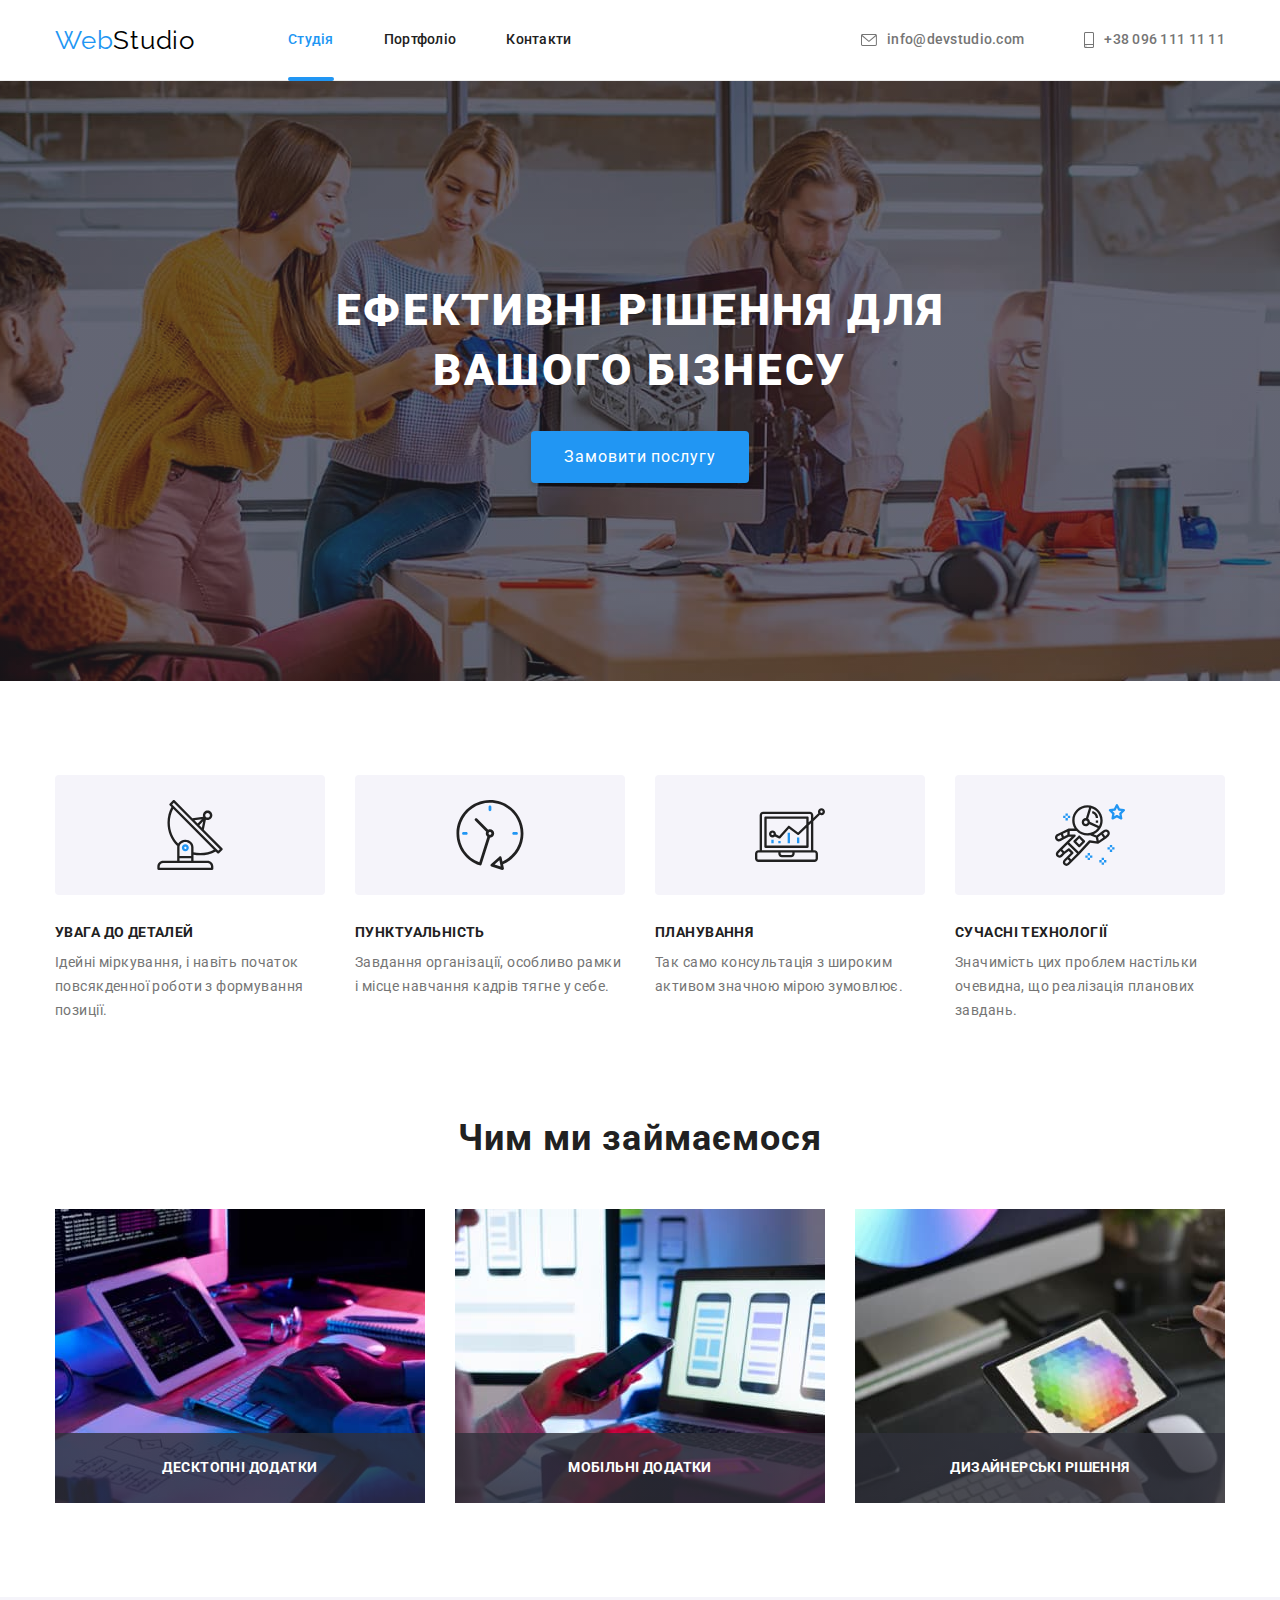
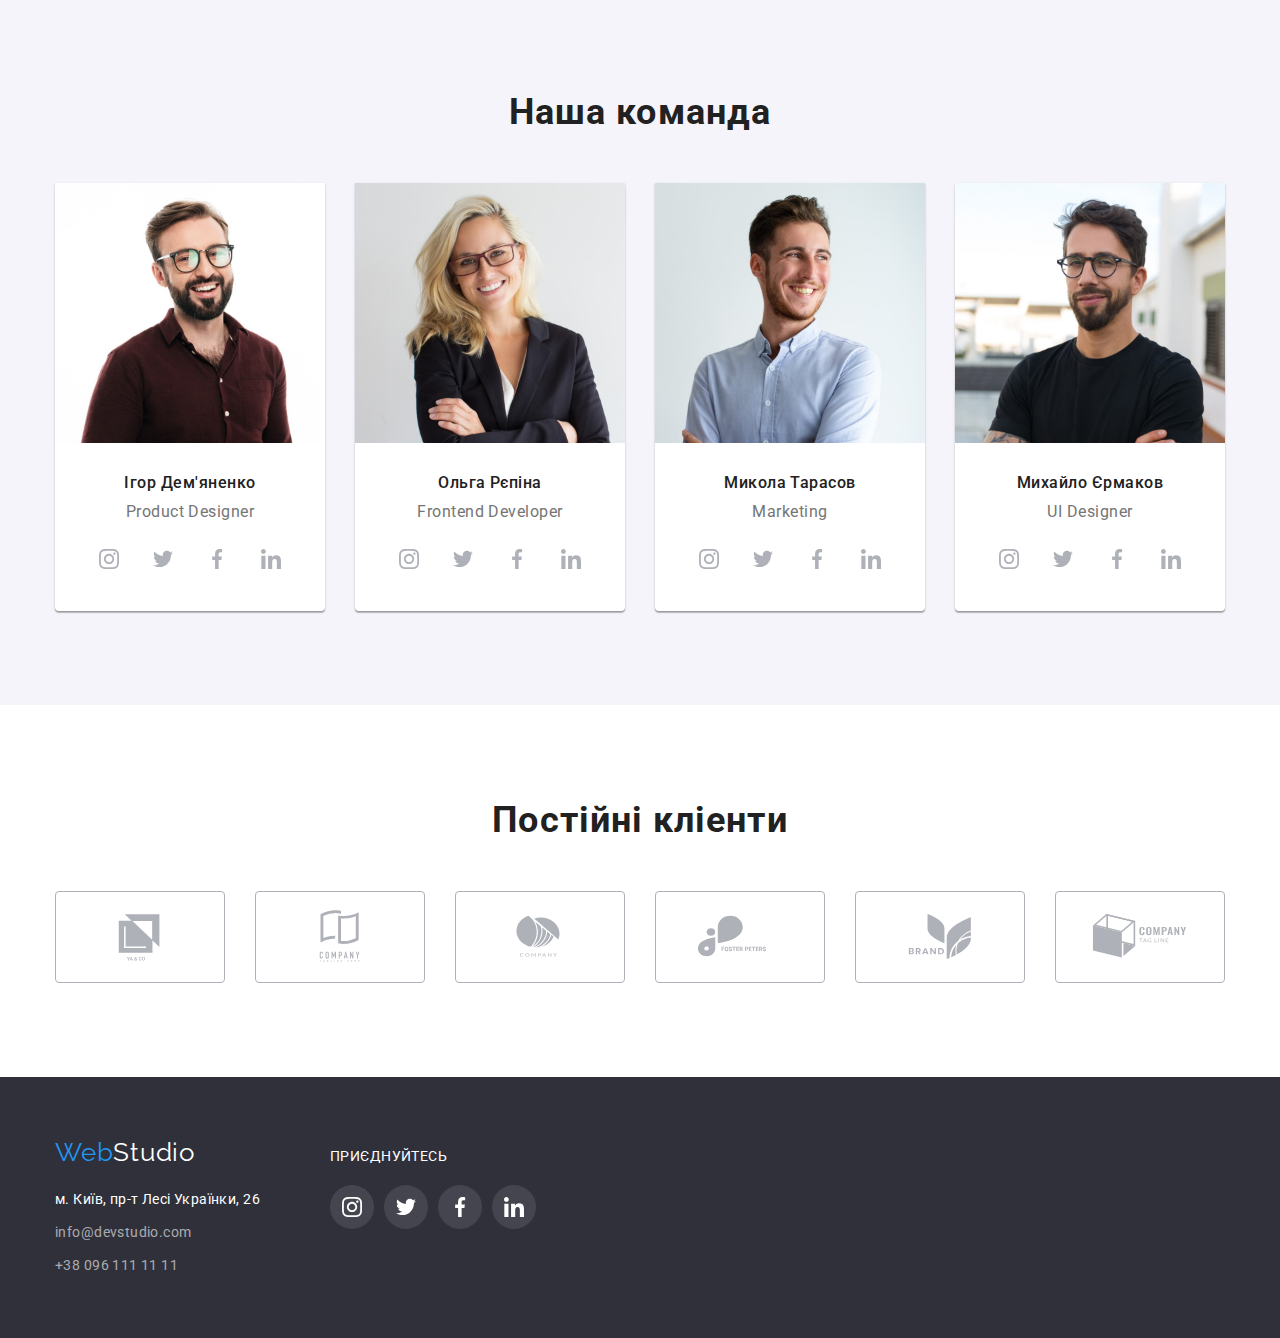
<file: index.html>
<!DOCTYPE html>
<html lang="uk">
  <head>
    <meta charset="UTF-8" />
    <meta http-equiv="X-UA-Compatible" content="IE=edge" />
    <meta name="viewport" content="width=device-width, initial-scale=1.0" />
    <title>Студія</title>
    <link rel="preconnect" href="https://fonts.googleapis.com" />
    <link rel="preconnect" href="https://fonts.gstatic.com" crossorigin />
    <link
      href="https://fonts.googleapis.com/css2?family=Raleway:wght@700&family=Roboto:wght@400;500;700;900&display=swap"
      rel="stylesheet"
    />
    <link
      rel="stylesheet"
      href="https://cdnjs.cloudflare.com/ajax/libs/modern-normalize/1.0.0/modern-normalize.min.css"
    />
    <link rel="stylesheet" href="./css/style.css" />
  </head>
  <body>
    <!--Верхня лінія-->
    <header class="header">
      <div class="container main-nav">
        <nav class="nav">
          <a class="logo" href="./index.html">Web<span class="logo-dark">Studio</span></a>
          <ul class="site-nav list">
            <li class="item"><a href="./index.html" class="link current link-current">Студія</a></li>
            <li class="item"><a href="./portfolio.html" class="link">Портфоліо</a></li>
            <li class="item"><a href="" class="link">Контакти</a></li>
          </ul>
        </nav>
        <ul class="contact list">
            <li class="item">
              <a href="mailto:info@devstudio.com" class="contact-link contact-mailto">
                <svg class="icon-contact" width="16" height="12">
                  <use href="./images/symbol-defs1.svg#icon-envelope"></use></svg>
                info@devstudio.com</a>
            </li>
            <li class="item">
              <a href="tel:+380961111111" class="contact-link contact-phone">
                <svg class="icon-contact" width="10" height="16">
                  <use href="./images/symbol-defs1.svg#icon-smartphone"></use></svg>
                +38 096 111 11 11</a>
            </li>
          </ul>
      </div>
    </header>

    <main>
      <!--Шапка-->
      <section class="hero overlay">
        <div class="container">
          <h1 class="hero-title">Ефективні рішення для вашого бізнесу</h1>
          <button data-modal-open type="button" class="btn">Замовити послугу</button>
        </div>
      </section>
      <!--Особливості-->
      <section class="section">
        <div class="container">
          <h2 class="section-title visually-hidden">Особливості</h2>
          <ul class="features list">
            <li class="features-item">
              <div class="features-icon">
                <svg width="70" height="70">
                  <use href="./images/symbol-defs1.svg#icon-antenna-1"></use>
                </svg>
              </div>
              <h3 class="subtitle">Увага до деталей</h3>
              <p>Ідейні міркування, і навіть початок повсякденної роботи з формування позиції.</p>
            </li>
            <li class="features-item icon-clock">
              <div class="features-icon">
                <svg width="70" height="70">
                  <use href="./images/symbol-defs1.svg#icon-clock-1"></use>
                </svg>
              </div>
              <h3 class="subtitle">Пунктуальність</h3>
              <p>Завдання організації, особливо рамки і місце навчання кадрів тягне у себе.</p>
            </li>
            <li class="features-item icon-diagram">
              <div class="features-icon">
                <svg width="70" height="70">
                  <use href="./images/symbol-defs1.svg#icon-diagram-1"></use>
                </svg>
              </div>
              <h3 class="subtitle">Планування</h3>
              <p>Так само консультація з широким активом значною мірою зумовлює.</p>
            </li>
            <li class="features-item icon-astronaut">
              <div class="features-icon">
                <svg width="70" height="70">
                  <use href="./images/symbol-defs1.svg#icon-astronaut-1"></use>
                </svg>
              </div>
              <h3 class="subtitle">Сучасні технології</h3>
              <p>Значимість цих проблем настільки очевидна, що реалізація планових завдань.</p>
            </li>
          </ul>
        </div>
      </section>
      <!--Чим ми займаємося-->
      <section class="section thumbs-section">
        <div class="container">
          <h2 class="section-title">Чим ми займаємося</h2>
          <ul class="thumbs list">
            <li class="thumb-item">
              <img src="./images/img1.jpg" alt="програмування" width="370" />
              <div class="thumb-overlay">
                <p class="thumb-text">Десктопні додатки</p>
              </div>
            </li>
            <li class="thumb-item">
              <img src="./images/img2.jpg" alt="створення макету сайта" width="370" />
              <div class="thumb-overlay">
                <p class="thumb-text">Мобільні додатки</p>
              </div>
            </li>
            <li class="thumb-item">
              <img src="./images/img3.jpg" alt="планшет з кольорами" width="370" />
              <div class="thumb-overlay">
                <p class="thumb-text">Дизайнерські рішення</p>
              </div>
            </li>
          </ul>
        </div>
      </section>
      <!--Наша команда-->
      <section class="teams section">
        <div class="container">
          <h2 class="section-title">Наша команда</h2>
          <ul class="members list">
            <li class="avatar">
              <img src="./images/imgcard1.jpg" alt="фото Ігор Дем'яненко" width="270" />
              <div class="member-img">
                <h3 class="member">Ігор Дем'яненко</h3>
                <p class="member-text">Product Designer</p>
                <ul class="social list">
                  <li class="social-item">
                    <a href="#" class="social-link">
                      <svg width="20" height="20">
                        <use href="./images/symbol-defs1.svg#icon-instagram-2"></use>
                      </svg>
                    </a>
                  </li>
                  <li class="social-item">
                    <a href="#" class="social-link">
                      <svg width="20" height="20">
                        <use href="./images/symbol-defs1.svg#icon-twitter-1"></use>
                      </svg>
                    </a>
                  </li>
                  <li class="social-item">
                    <a href="#" class="social-link">
                      <svg width="20" height="20">
                        <use href="./images/symbol-defs1.svg#icon-facebook-1"></use>
                      </svg>
                    </a>
                  </li>
                  <li class="social-item">
                    <a href="#" class="social-link">
                      <svg width="20" height="20">
                        <use href="./images/symbol-defs1.svg#icon-linkedin-1"></use>
                      </svg>
                    </a>
                  </li>
                </ul>
              </div>
            </li>
            <li class="avatar">
              <img src="./images/imgcard2.jpg" alt="фото Ольга Рєпіна" width="270" />
              <div class="member-img">
                <h3 class="member">Ольга Рєпіна</h3>
                <p class="member-text">Frontend Developer</p>
                <ul class="social list">
                  <li class="social-item">
                    <a href="#" class="social-link">
                      <svg width="20" height="20">
                        <use href="./images/symbol-defs1.svg#icon-instagram-2"></use>
                      </svg>
                    </a>
                  </li>
                  <li class="social-item">
                    <a href="#" class="social-link">
                      <svg width="20" height="20">
                        <use href="./images/symbol-defs1.svg#icon-twitter-1"></use>
                      </svg>
                    </a>
                  </li>
                  <li class="social-item">
                    <a href="#" class="social-link">
                      <svg width="20" height="20">
                        <use href="./images/symbol-defs1.svg#icon-facebook-1"></use>
                      </svg>
                    </a>
                  </li>
                  <li class="social-item">
                    <a href="#" class="social-link">
                      <svg width="20" height="20">
                        <use href="./images/symbol-defs1.svg#icon-linkedin-1"></use>
                      </svg>
                    </a>
                  </li>
                </ul>
              </div>
            </li>
            <li class="avatar">
              <img src="./images/imgcard3.jpg" alt="фото Микола Тарасов" width="270" />
              <div class="member-img">
                <h3 class="member">Микола Тарасов</h3>
                <p class="member-text">Marketing</p>
                <ul class="social list">
                  <li class="social-item">
                    <a href="#" class="social-link">
                      <svg width="20" height="20">
                        <use href="./images/symbol-defs1.svg#icon-instagram-2"></use>
                      </svg>
                    </a>
                  </li>
                  <li class="social-item">
                    <a href="#" class="social-link">
                      <svg width="20" height="20">
                        <use href="./images/symbol-defs1.svg#icon-twitter-1"></use>
                      </svg>
                    </a>
                  </li>
                  <li class="social-item">
                    <a href="#" class="social-link">
                      <svg width="20" height="20">
                        <use href="./images/symbol-defs1.svg#icon-facebook-1"></use>
                      </svg>
                    </a>
                  </li>
                  <li class="social-item">
                    <a href="#" class="social-link">
                      <svg width="20" height="20">
                        <use href="./images/symbol-defs1.svg#icon-linkedin-1"></use>
                      </svg>
                    </a>
                  </li>
                </ul>
              </div>
            </li>
            <li class="avatar">
              <img src="./images/imgcard4.jpg" alt="фото Михайло Єрмаков" width="270" />
              <div class="member-img">
                <h3 class="member">Михайло Єрмаков</h3>
                <p class="member-text">UI Designer</p>
                <ul class="social list">
                  <li class="social-item">
                    <a href="#" class="social-link">
                      <svg width="20" height="20">
                        <use href="./images/symbol-defs1.svg#icon-instagram-2"></use>
                      </svg>
                    </a>
                  </li>
                  <li class="social-item">
                    <a href="#" class="social-link">
                      <svg width="20" height="20">
                        <use href="./images/symbol-defs1.svg#icon-twitter-1"></use>
                      </svg>
                    </a>
                  </li>
                  <li class="social-item">
                    <a href="#" class="social-link">
                      <svg width="20" height="20">
                        <use href="./images/symbol-defs1.svg#icon-facebook-1"></use>
                      </svg>
                    </a>
                  </li>
                  <li class="social-item">
                    <a href="#" class="social-link">
                      <svg width="20" height="20">
                        <use href="./images/symbol-defs1.svg#icon-linkedin-1"></use>
                      </svg>
                    </a>
                  </li>
                </ul>
              </div>
            </li>
          </ul>
        </div>
      </section>
      <!-- Постійні клієнти -->
      <section class="section">
        <div class="container">
          <h2 class="section-title">Постійні кліенти</h2>
          <ul class="clients list">
            <li class="client-item">
              <a href="#" class="client-link">
                <svg width="106" height="60">
                  <use href="./images/symbol-defs1.svg#icon-Client-1"></use>
                </svg>
              </a>
            </li>
            <li class="client-item">
              <a href="#" class="client-link">
                <svg width="106" height="60">
                  <use href="./images/symbol-defs1.svg#icon-Client-2"></use>
                </svg>
              </a>
            </li>
            <li class="client-item">
              <a href="#" class="client-link">
                <svg width="106" height="60">
                  <use href="./images/symbol-defs1.svg#icon-Client-3"></use>
                </svg>
              </a>
            </li>
            <li class="client-item">
              <a href="#" class="client-link">
                <svg width="106" height="60">
                  <use href="./images/symbol-defs1.svg#icon-Client-4"></use>
                </svg>
              </a>
            </li>
            <li class="client-item">
              <a href="#" class="client-link">
                <svg width="106" height="60">
                  <use href="./images/symbol-defs1.svg#icon-Client-5"></use>
                </svg>
              </a>
            </li>
            <li class="client-item">
              <a href="#" class="client-link">
                <svg width="106" height="60">
                  <use href="./images/symbol-defs1.svg#icon-Client-6"></use>
                </svg>
              </a>
            </li>
          </ul>
        </div>
      </section>
    </main>
    <footer class="address">
      <div class="container">
        <div class="box-footer">
          <div>
            <a class="logo" href="./index.html">Web<span class="logo-light">Studio</span></a>
            <address class="address-item">
              <ul class="list">
                <li>
                  <a
                    class="map"
                    href="https://goo.gl/maps/CPtrU1FHBa2aNyZL9"
                    target="_blank"
                    rel="noopener noreferrer nofollow"
                    >м. Київ, пр-т Лесі Українки, 26</a
                  >
                </li>
                <li class="mailto">
                  <a href="mailto:info@devstudio.com" class="contact-link">info@devstudio.com</a>
                </li>
                <li><a href="tel:+380961111111" class="contact-link">+38 096 111 11 11</a></li>
              </ul>
            </address>
          </div>
          <div class="box-action">
            <p class="action">Приєднуйтесь</p>
            <ul class="social list">
              <li class="social-item">
                <a href="#" class="social-link action-link">
                  <svg class="social-network" width="20" height="20">
                    <use href="./images/symbol-defs1.svg#icon-instagram-2"></use>
                  </svg>
                </a>
              </li>
              <li class="social-item">
                <a href="#" class="social-link action-link">
                  <svg class="social-network" width="20" height="20">
                    <use href="./images/symbol-defs1.svg#icon-twitter-1"></use>
                  </svg>
                </a>
              </li>
              <li class="social-item">
                <a href="#" class="social-link action-link">
                  <svg class="social-network" width="20" height="20">
                    <use href="./images/symbol-defs1.svg#icon-facebook-1"></use>
                  </svg>
                </a>
              </li>
              <li class="social-item">
                <a href="#" class="social-link action-link">
                  <svg class="social-network" width="20" height="20">
                    <use href="./images/symbol-defs1.svg#icon-linkedin-1"></use>
                  </svg>
                </a>
              </li>
            </ul>
          </div>
        </div>
      </div>
    </footer>
    <div class=" backdrop is-hidden" data-modal>
      <div class="modal">
        <button data-modal-close type="button" class="modal-btn">
          <svg width="18" height="18">
            <use href="./images/symbol-defs1.svg#icon-close-black"></use>
          </svg>
        </button>
      </div>
    </div>
    <script src="./js/modal.js"></script>
  </body>
</html>
</file>
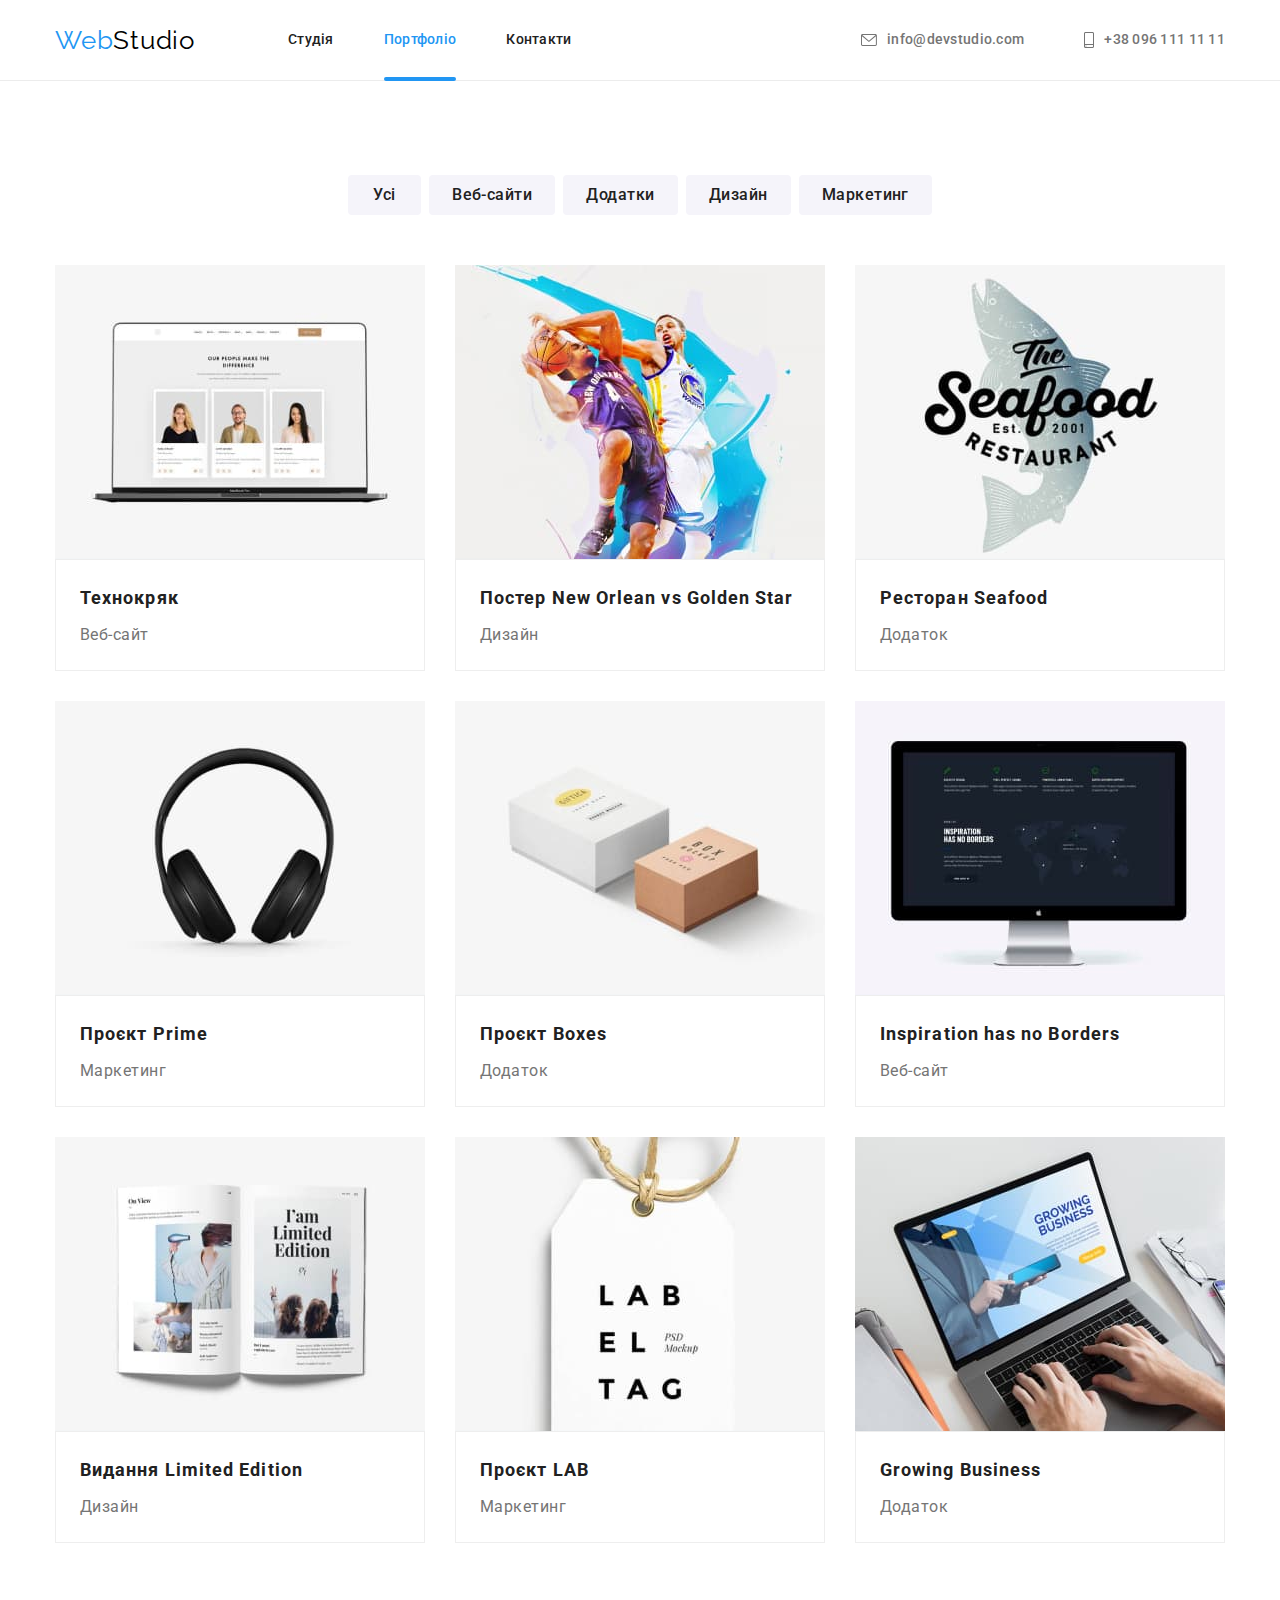
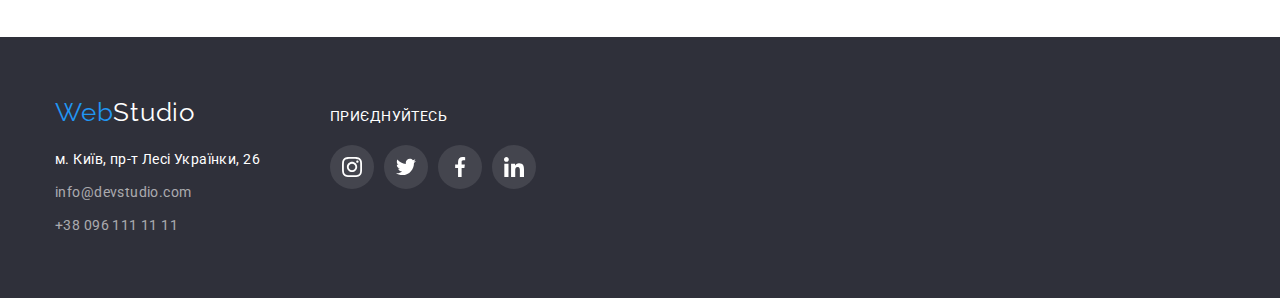
<file: portfolio.html>
<!DOCTYPE html>
<html lang="uk">
  <head>
    <meta charset="UTF-8" />
    <meta http-equiv="X-UA-Compatible" content="IE=edge" />
    <meta name="viewport" content="width=device-width, initial-scale=1.0" />
    <title>Портфоліо</title>
    <link rel="preconnect" href="https://fonts.googleapis.com" />
    <link rel="preconnect" href="https://fonts.gstatic.com" crossorigin />
    <link
      href="https://fonts.googleapis.com/css2?family=Raleway:wght@700&family=Roboto:wght@400;500;700;900&display=swap"
      rel="stylesheet"
    />
    <link
      rel="stylesheet"
      href="https://cdnjs.cloudflare.com/ajax/libs/modern-normalize/1.0.0/modern-normalize.min.css"
    />
    <link rel="stylesheet" href="./css/style.css" />
  </head>
  <body>
    <!--Верхня лінія-->
    <header class="header">
      <div class="container main-nav">
        <nav class="nav">
          <a class="logo" href="./index.html">Web<span class="logo-dark">Studio</span></a>
          <ul class="site-nav list">
            <li class="item"><a href="./index.html" class="link">Студія</a></li>
            <li class="item">
              <a href="./portfolio.html" class="link current link-current">Портфоліо</a>
            </li>
            <li class="item"><a href="" class="link">Контакти</a></li>
          </ul>
        </nav>
        <ul class="contact list">
          <li class="item">
            <a href="mailto:info@devstudio.com" class="contact-link contact-mailto">
              <svg class="icon-contact" width="16" height="12">
                <use href="./images/symbol-defs1.svg#icon-envelope"></use>
              </svg>
              info@devstudio.com</a
            >
          </li>
          <li class="item">
            <a href="tel:+380961111111" class="contact-link contact-phone">
              <svg class="icon-contact" width="10" height="16">
                <use href="./images/symbol-defs1.svg#icon-smartphone"></use>
              </svg>
              +38 096 111 11 11</a
            >
          </li>
        </ul>
      </div>
    </header>
    <main>
      <section class="section">
        <div class="container">
          <h1 class="section-title visually-hidden">Портфоліо</h1>
          <ul class="buttons list">
            <li class="item"><button type="button" class="button">Усі</button></li>
            <li class="item"><button type="button" class="button">Веб-сайти</button></li>
            <li class="item"><button type="button" class="button">Додатки</button></li>
            <li class="item"><button type="button" class="button">Дизайн</button></li>
            <li class="item"><button type="button" class="button">Маркетинг</button></li>
          </ul>
          <ul class="portfolio list">
            <li class="project">
              <a href="#" class="project-link">
                <div class="project-img">
                  <img
                    src="./images/project1.jpg"
                    alt="ноутбук зі сторінкою вебсайту"
                    width="370"
                  />
                  <div class="project-overlay">
                    <p class="project-text">
                      Ресурс пропонує комплексні пропозиції з різним рівнем функціоналу та сервісів.
                      Все це дозволить відвідувачу отримати вичерпні відомості про компанію чи
                      приватну особу.
                    </p>
                  </div>
                </div>
                <div class="project-item">
                  <h2 class="portfolio-title">Технокряк</h2>
                  <p class="portfolio-text">Веб-сайт</p>
                </div>
              </a>
            </li>
            <li class="project">
              <a href="#" class="project-link">
                <div class="project-img">
                  <img src="./images/project2.jpg" alt=" два баскетболіста" width="370" />
                  <div class="project-overlay">
                    <p class="project-text">
                      Ресурс пропонує комплексні пропозиції з різним рівнем функціоналу та сервісів.
                      Все це дозволить відвідувачу отримати вичерпні відомості про компанію чи
                      приватну особу.
                    </p>
                  </div>
                </div>
                <div class="project-item">
                  <h2 class="portfolio-title">Постер New Orlean vs Golden Star</h2>
                  <p class="portfolio-text">Дизайн</p>
                </div>
              </a>
            </li>
            <li class="project">
              <a href="#" class="project-link">
                <div class="project-img">
                  <img
                    src="./images/project3.jpg"
                    alt="логотип ресторану у вигляді риби"
                    width="370"
                  />
                  <div class="project-overlay">
                    <p class="project-text">
                      Ресурс пропонує комплексні пропозиції з різним рівнем функціоналу та сервісів.
                      Все це дозволить відвідувачу отримати вичерпні відомості про компанію чи
                      приватну особу.
                    </p>
                  </div>
                </div>
                <div class="project-item">
                  <h2 class="portfolio-title">Ресторан Seafood</h2>
                  <p class="portfolio-text">Додаток</p>
                </div>
              </a>
            </li>
            <li class="project">
              <a href="#" class="project-link">
                <div class="project-img">
                  <img src="./images/project4.jpg" alt="навушники" width="370" />
                  <div class="project-overlay">
                    <p class="project-text">
                      Ресурс пропонує комплексні пропозиції з різним рівнем функціоналу та сервісів.
                      Все це дозволить відвідувачу отримати вичерпні відомості про компанію чи
                      приватну особу.
                    </p>
                  </div>
                </div>
                <div class="project-item">
                  <h2 class="portfolio-title">Проєкт Prime</h2>
                  <p class="portfolio-text">Маркетинг</p>
                </div>
              </a>
            </li>
            <li class="project">
              <a href="#" class="project-link">
                <div class="project-img">
                  <img src="./images/project5.jpg" alt="дві коробочки" width="370" />
                  <div class="project-overlay">
                    <p class="project-text">
                      Ресурс пропонує комплексні пропозиції з різним рівнем функціоналу та сервісів.
                      Все це дозволить відвідувачу отримати вичерпні відомості про компанію чи
                      приватну особу.
                    </p>
                  </div>
                </div>
                <div class="project-item">
                  <h2 class="portfolio-title">Проєкт Boxes</h2>
                  <p class="portfolio-text">Додаток</p>
                </div>
              </a>
            </li>
            <li class="project">
              <a href="#" class="project-link">
                <div class="project-img">
                  <img src="./images/project6.jpg" alt="монітор" width="370" />
                  <div class="project-overlay">
                    <p class="project-text">
                      Ресурс пропонує комплексні пропозиції з різним рівнем функціоналу та сервісів.
                      Все це дозволить відвідувачу отримати вичерпні відомості про компанію чи
                      приватну особу.
                    </p>
                  </div>
                </div>
                <div class="project-item">
                  <h2 class="portfolio-title">Inspiration has no Borders</h2>
                  <p class="portfolio-text">Веб-сайт</p>
                </div>
              </a>
            </li>
            <li class="project">
              <a href="#" class="project-link">
                <div class="project-img">
                  <img src="./images/project7.jpg" alt="розгорнутий журнал" width="370" />
                  <div class="project-overlay">
                    <p class="project-text">
                      Ресурс пропонує комплексні пропозиції з різним рівнем функціоналу та сервісів.
                      Все це дозволить відвідувачу отримати вичерпні відомості про компанію чи
                      приватну особу.
                    </p>
                  </div>
                </div>
                <div class="project-item">
                  <h2 class="portfolio-title">Видання Limited Edition</h2>
                  <p class="portfolio-text">Дизайн</p>
                </div>
              </a>
            </li>
            <li class="project">
              <a href="#" class="project-link">
                <div class="project-img">
                  <img src="./images/project8.jpg" alt="бірка з логотипом" width="370" />
                  <div class="project-overlay">
                    <p class="project-text">
                      Ресурс пропонує комплексні пропозиції з різним рівнем функціоналу та сервісів.
                      Все це дозволить відвідувачу отримати вичерпні відомості про компанію чи
                      приватну особу.
                    </p>
                  </div>
                </div>
                <div class="project-item">
                  <h2 class="portfolio-title">Проєкт LAB</h2>
                  <p class="portfolio-text">Маркетинг</p>
                </div>
              </a>
            </li>
            <li class="project">
              <a href="#" class="project-link">
                <div class="project-img">
                  <img
                    src="./images/project9.jpg"
                    alt="ноутбук за яким працює людина"
                    width="370"
                  />
                  <div class="project-overlay">
                    <p class="project-text">
                      Ресурс пропонує комплексні пропозиції з різним рівнем функціоналу та сервісів.
                      Все це дозволить відвідувачу отримати вичерпні відомості про компанію чи
                      приватну особу.
                    </p>
                  </div>
                </div>
                <div class="project-item">
                  <h2 class="portfolio-title">Growing Business</h2>
                  <p class="portfolio-text">Додаток</p>
                </div>
              </a>
            </li>
          </ul>
        </div>
      </section>
    </main>
    <footer class="address">
      <div class="container">
        <div class="box-footer">
          <div>
            <a class="logo" href="./index.html">Web<span class="logo-light">Studio</span></a>
            <address class="address-item">
              <ul class="list">
                <li>
                  <a
                    class="map"
                    href="https://goo.gl/maps/CPtrU1FHBa2aNyZL9"
                    target="_blank"
                    rel="noopener noreferrer nofollow"
                    >м. Київ, пр-т Лесі Українки, 26</a
                  >
                </li>
                <li class="mailto">
                  <a href="mailto:info@devstudio.com" class="contact-link">info@devstudio.com</a>
                </li>
                <li><a href="tel:+380961111111" class="contact-link">+38 096 111 11 11</a></li>
              </ul>
            </address>
          </div>
          <div class="box-action">
            <p class="action">Приєднуйтесь</p>
            <ul class="social list">
              <li class="social-item">
                <a href="#" class="social-link action-link">
                  <svg class="social-network" width="20" height="20">
                    <use href="./images/symbol-defs1.svg#icon-instagram-2"></use>
                  </svg>
                </a>
              </li>
              <li class="social-item">
                <a href="#" class="social-link action-link">
                  <svg class="social-network" width="20" height="20">
                    <use href="./images/symbol-defs1.svg#icon-twitter-1"></use>
                  </svg>
                </a>
              </li>
              <li class="social-item">
                <a href="#" class="social-link action-link">
                  <svg class="social-network" width="20" height="20">
                    <use href="./images/symbol-defs1.svg#icon-facebook-1"></use>
                  </svg>
                </a>
              </li>
              <li class="social-item">
                <a href="#" class="social-link action-link">
                  <svg class="social-network" width="20" height="20">
                    <use href="./images/symbol-defs1.svg#icon-linkedin-1"></use>
                  </svg>
                </a>
              </li>
            </ul>
          </div>
        </div>
      </div>
    </footer>
  </body>
</html>
</file>
<file: css/style.css>
/* 
font-family: 'Roboto';
font-weight: 400;500;700;900
color main color #757575
color title h2 #212121
background #FFFFFF
title hero #FFFFFF
team card job #757575
background section teams #F5F4FA
address tel color: rgba(255, 255, 255, 0.6)
logo #000000 #2196F3 #FFFFFF Raleway 700
hover #2196F3 mail #757575 
portfolio #212121 Roboto 500
 */
/* html {
   box-sizing: border-box;
}
*,
*::before,
*::after {
   box-sizing: inherit;
} */
:root {
  --primary-text-color: #757575;
  --title-text-color: #212121;
  --accent-text-color: #2196f3;
  --white-color: #ffffff;
  --section-background: #f5f4fa;
  --btn-hover-color: #188ce8;
  --hero-background: #c4c4c4;
  --logo-dark-color: #000000;
  --hero-background-gradient: rgba(47, 48, 58, 0.4);
  --footer-background: #2f303a;
  --icon-color: #afb1b8;
  --social-link-background: rgba(255, 255, 255, 0.1);
  --header-border-color: #ececec;
  --project-item-border-color: #eeeeee;
  --overlay-project-background: rgba(33, 150, 243, 0.9);
}

body {
  margin: 0;
  background-color: var(--white-color);
  color: var(--primary-text-color);
  font-family: 'Roboto', sans-serif;
  letter-spacing: 0.03em;
}

.list {
  padding: 0;
  margin: 0;
  list-style: none;
}
.container {
  margin-left: auto;
  margin-right: auto;
  width: 1200px;
  padding-left: 15px;
  padding-right: 15px;
}
h1,
h2,
h3,
h4,
h5,
h6,
p {
  margin-top: 0;
  margin-bottom: 0;
}
img {
  display: block;
  max-width: 100%;
  height: auto;
}
/* header */
.header {
  display: block;
  border-bottom: 1px solid var(--header-border-color);
}
.main-nav {
  display: flex;
  align-items: center;
}
.nav {
  display: flex;
  align-items: center;
}
.nav .logo {
  margin-right: 93px;
}
.logo {
  color: var(--accent-text-color);
  font-family: 'Raleway', sans-serif;
  font-size: 26px;
  line-height: 1.19;
  letter-spacing: 0.03em;
  text-decoration: none;
}

.logo-dark {
  color: var(--logo-dark-color);
}

.logo-light {
  color: var(--white-color);
}

/* site-nav */
.site-nav {
  display: flex;
}
.site-nav .item:not(:last-child) {
  margin-right: 50px;
}
.site-nav .link {
  display: block;
  padding-top: 32px;
  padding-bottom: 32px;
  color: var(--title-text-color);
  font-weight: 500;
  font-size: 14px;
  line-height: 1.14;
  letter-spacing: 0.02em;
  text-decoration: none;
  transition: color 250ms cubic-bezier(0.4, 0, 0.2, 1);
}

.site-nav .link:hover,
.site-nav .link:focus {
  color: var(--accent-text-color);
}

.site-nav .link.current {
  color: var(--accent-text-color);
}
.link-current {
  position: relative;
}
.link-current::after {
  position: absolute;
  bottom: -1px;
  left: 0;
  content: '';
  display: inline-block;
  width: 100%;
  height: 4px;
  background-color: var(--accent-text-color);
  border-radius: 2px;
}
.contact {
  display: flex;
  margin-left: auto;
}
.contact .item + .item {
  margin-left: 50px;
}
.contact .item {
  display: flex;
  align-items: center;
}
.contact .contact-link {
  display: flex;
  align-items: center;
  margin-left: 10px;
  padding-top: 32px;
  padding-bottom: 32px;
  color: var(--primary-text-color);
  font-weight: 500;
  font-size: 14px;
  fill: currentColor;
  line-height: 1.14;
  letter-spacing: 0.02em;
  text-decoration: none;
  transition: color 250ms cubic-bezier(0.4, 0, 0.2, 1);
}
.contact-link:hover,
.contact-link:focus {
  color: var(--accent-text-color);
}
.icon-contact {
  margin-right: 10px;
}

/* footer */
.address {
  padding-top: 60px;
  padding-bottom: 60px;
  background-color: var(--footer-background);
}
.address-item {
  margin-top: 20px;
}
.map {
  color: var(--white-color);
  font-style: normal;
  font-size: 14px;
  line-height: 1.71;
  letter-spacing: 0.03em;
  text-decoration: none;
}

.address .contact-link {
  color: rgba(255, 255, 255, 0.6);
  font-style: normal;
  font-size: 14px;
  line-height: 1.71;
  letter-spacing: 0.03em;
  text-decoration: none;
}

.mailto {
  margin: 9px 0;
}
.box-footer {
  display: flex;
  align-items: baseline;
}
.box-action {
  margin-left: 70px;
}
.action {
  margin-bottom: 20px;
  color: var(--white-color);
  font-size: 14px;
  line-height: 1.14;
  letter-spacing: 0.03em;
  text-transform: uppercase;
}
.action-link {
  border-radius: 50%;
  background-color: var(--social-link-background);
}
.social-network {
  fill: var(--white-color);
}

/* hero */
.hero {
  padding: 200px 0;
  background-color: var(--hero-background);
  text-align: center;
}
.overlay {
  max-width: 1600px;
  height: 600px;
  margin-left: auto;
  margin-right: auto;
  background-image: linear-gradient(
      to right,
      var(--hero-background-gradient),
      var(--hero-background-gradient)
    ),
    url(../images/hero-background.jpg);
  background-position: center;
  background-size: cover;
  background-repeat: no-repeat;
}

.hero-title {
  margin-bottom: 30px;
  color: var(--white-color);
  font-weight: 900;
  font-size: 44px;
  line-height: 1.36;
  letter-spacing: 0.06em;
  text-transform: uppercase;
  width: 700px;
  margin: 0 auto 30px auto;
}

.btn {
  display: inline-block;
  border: 1px solid transparent;
  border-radius: 4px;
  padding: 10px 32px;
  min-width: 216px;
  background-color: var(--accent-text-color);
  color: var(--white-color);
  box-shadow: 0px 4px 4px rgba(0, 0, 0, 0.15);
  font-family: inherit;
  font-size: 16px;
  line-height: 1.88;
  letter-spacing: 0.06em;
  cursor: pointer;
  transition: background-color 250ms cubic-bezier(0.4, 0, 0.2, 1);
}
.btn:hover,
.btn:focus {
  background-color: var(--btn-hover-color);
}
.section {
  padding-bottom: 94px;
  padding-top: 94px;
}
.visually-hidden {
  position: absolute;
  white-space: nowrap;
  width: 1px;
  height: 1px;
  overflow: hidden;
  border: 0;
  padding: 0;
  clip: rect(0 0 0 0);
  clip-path: inset(50%);
  margin: -1px;
}
.section-title {
  margin-bottom: 50px;
  color: var(--title-text-color);
  font-size: 36px;
  line-height: 1.17;
  letter-spacing: 0.03em;
  text-align: center;
}
.subtitle {
  margin-bottom: 10px;
  color: var(--title-text-color);
  font-size: 14px;
  line-height: 1.14;
  letter-spacing: 0.03em;
  text-transform: uppercase;
}
/* features */
.features {
  display: flex;
}
.features-item + .features-item {
  margin-left: 30px;
}
.features-item {
  width: 270px;
}
.features-icon {
  display: flex;
  height: 120px;
  justify-content: center;
  align-items: center;
  margin-bottom: 30px;
  background-color: var(--section-background);
  border-radius: 4px;
}
.features p {
  font-size: 14px;
  line-height: 1.71;
  letter-spacing: 0.03em;
}

/* what we make */
.thumbs-section {
  padding-top: 0;
}
.thumbs {
  display: flex;
  margin-right: -30px;
}
.thumb-item {
  position: relative;
  flex-basis: calc(100% / 3 - 30px);
  margin-right: 30px;
}
.thumb-overlay {
  position: absolute;
  bottom: 0;
  width: 100%;
  padding: 27px 0;
  background-image: linear-gradient(to right, rgba(47, 48, 58, 0.8), rgba(47, 48, 58, 0.8));
  background-position: center;
  background-size: cover;
  background-repeat: no-repeat;
}
.thumb-text {
  font-weight: 700;
  font-size: 14px;
  line-height: 1.14;
  text-align: center;
  letter-spacing: 0.03em;
  text-transform: uppercase;
  color: var(--white-color);
}
/* our teams */
.teams {
  background-color: var(--section-background);
}
.members {
  display: flex;
  margin-right: -30px;
}
.avatar {
  margin-right: 30px;
  background-color: var(--white-color);
  box-shadow: 0px 1px 3px rgba(0, 0, 0, 0.12), 0px 1px 1px rgba(0, 0, 0, 0.14),
    0px 2px 1px rgba(0, 0, 0, 0.2);
  border-radius: 0px 0px 4px 4px;
  text-align: center;
}
.member-img {
  padding: 30px;
}
.member {
  margin-bottom: 10px;
  color: var(--title-text-color);
  font-weight: 500;
  font-size: 16px;
  line-height: 1.19;
  letter-spacing: 0.03em;
}
.member-text {
  margin-bottom: 16px;
  font-size: 16px;
  line-height: 1.19;
  letter-spacing: 0.03em;
}
.social {
  display: flex;
  justify-content: center;
  margin-right: -10px;
}
.social-item {
  margin-right: 10px;
}
.social-link {
  display: flex;
  justify-content: center;
  align-items: center;
  fill: var(--icon-color);
  width: 44px;
  height: 44px;
  border-radius: 50%;
  transition: background-color 250ms cubic-bezier(0.4, 0, 0.2, 1),
    fill 250ms cubic-bezier(0.4, 0, 0.2, 1);
}
.social-link:hover,
.social-link:focus {
  background-color: var(--accent-text-color);
  fill: var(--white-color);
}

/* regular customers */

.clients {
  display: flex;
  margin-right: -30px;
  justify-content: center;
}
.client-item {
  margin-right: 30px;
  width: 170px;
  height: 92px;
}
.client-link {
  display: flex;
  justify-content: center;
  align-items: center;
  width: 100%;
  height: 100%;
  fill: var(--icon-color);
  border: 1px solid var(--icon-color);
  border-radius: 4px;
  transition: border-color 250ms cubic-bezier(0.4, 0, 0.2, 1),
    fill 250ms cubic-bezier(0.4, 0, 0.2, 1);
}
.client-link:hover,
.client-link:focus {
  border-color: var(--accent-text-color);
  fill: var(--accent-text-color);
}

/* portfolio button */
.buttons {
  display: flex;
  justify-content: center;
  margin-bottom: 50px;
}
.button {
  display: inline-block;
  border: 1px solid transparent;
  border-radius: 4px;
  padding: 6px 22px;
  min-width: 73px;
  color: var(--title-text-color);
  background-color: var(--section-background);
  font-family: inherit;
  font-weight: 500;
  font-size: 16px;
  line-height: 1.63;
  letter-spacing: 0.03em;
  cursor: pointer;
  transition: box-shadow 250ms cubic-bezier(0.4, 0, 0.2, 1),
    background-color 250ms cubic-bezier(0.4, 0, 0.2, 1), color 250ms cubic-bezier(0.4, 0, 0.2, 1);
}
.buttons .item:not(:last-child) {
  margin-right: 8px;
}
.button:hover,
.button:focus {
  color: var(--white-color);
  background-color: var(--accent-text-color);
  box-shadow: 0px 3px 1px rgba(0, 0, 0, 0.1), 0px 1px 2px rgba(0, 0, 0, 0.08),
    0px 2px 2px rgba(0, 0, 0, 0.12);
  border-radius: 4px;
}
/* portfolio */
.portfolio {
  display: flex;
  flex-wrap: wrap;
  margin-right: -30px;
  margin-bottom: -30px;
}
.project {
  /* position: relative; */
  flex-basis: calc(100% / 3 - 30px);
  margin-right: 30px;
  margin-bottom: 30px;
}
.project-item {
  padding: 20px 24px;
  border: 1px solid var(--project-item-border-color);
}
.portfolio-title {
  margin-bottom: 4px;
  color: var(--title-text-color);
  font-size: 18px;
  line-height: 2;
  letter-spacing: 0.06em;
}
.portfolio-text {
  color: var(--primary-text-color);
  font-size: 16px;
  line-height: 1.88;
  letter-spacing: 0.03em;
}
.project-link {
  display: block;
  background-color: var(--white-color);
  text-decoration: none;
  transition: box-shadow 250ms cubic-bezier(0.4, 0, 0.2, 1);
}
.project-link:hover,
.project-link:focus {
  box-shadow: 0px 1px 1px rgba(0, 0, 0, 0.12), 0px 4px 4px rgba(0, 0, 0, 0.06),
    1px 4px 6px rgba(0, 0, 0, 0.16);
}
.project-img {
  position: relative;
  overflow: hidden;
}
.project-overlay {
  position: absolute;
  top: 0;
  left: 0;
  width: 100%;
  height: 100%;
  padding: 63px 24px;
  background-color: var(--overlay-project-background);
  transform: translateY(100%);
  transition: transform 250ms cubic-bezier(0.4, 0, 0.2, 1);
}
.project-link:hover .project-overlay,
.project-link:focus .project-overlay {
  transform: translateY(0);
}
.project-text {
  font-size: 18px;
  line-height: 1.56;
  letter-spacing: 0.03em;
  color: var(--white-color);
}

/* Modal window */

.backdrop {
  position: fixed;
  top: 0;
  left: 0;
  width: 100%;
  height: 100%;
  background-color: rgba(0, 0, 0, 0.2);
  opacity: 1;
  visibility: visible;
  transition: opacity 250ms cubic-bezier(0.4, 0, 0.2, 1),
    visibility 250ms cubic-bezier(0.4, 0, 0.2, 1);
}
.backdrop.is-hidden {
  visibility: hidden;
  opacity: 0;
  pointer-events: none;
}
.backdrop.is-hidden .modal {
  transform: scale(1.1) translate(-50%, -50%);
  opacity: 0;
}
.modal {
  position: absolute;
  top: 50%;
  left: 50%;
  transform: translate(-50%, -50%) scale(1);
  opacity: 1;
  min-height: 581px;
  min-width: 528px;
  background: var(--white-color);
  box-shadow: 0px 1px 3px rgba(0, 0, 0, 0.12), 0px 1px 1px rgba(0, 0, 0, 0.14),
    0px 2px 1px rgba(0, 0, 0, 0.2);
  border-radius: 4px;
  transition: transform 250ms cubic-bezier(0.4, 0, 0.2, 1),
    opacity 250ms cubic-bezier(0.4, 0, 0.2, 1);
}
.modal-btn {
  position: absolute;
  top: 8px;
  right: 8px;
  display: flex;
  justify-content: center;
  align-items: center;
  width: 30px;
  height: 30px;
  border-radius: 50%;
  background: #ffffff;
  border: 1px solid rgba(0, 0, 0, 0.1);
}
</file>
